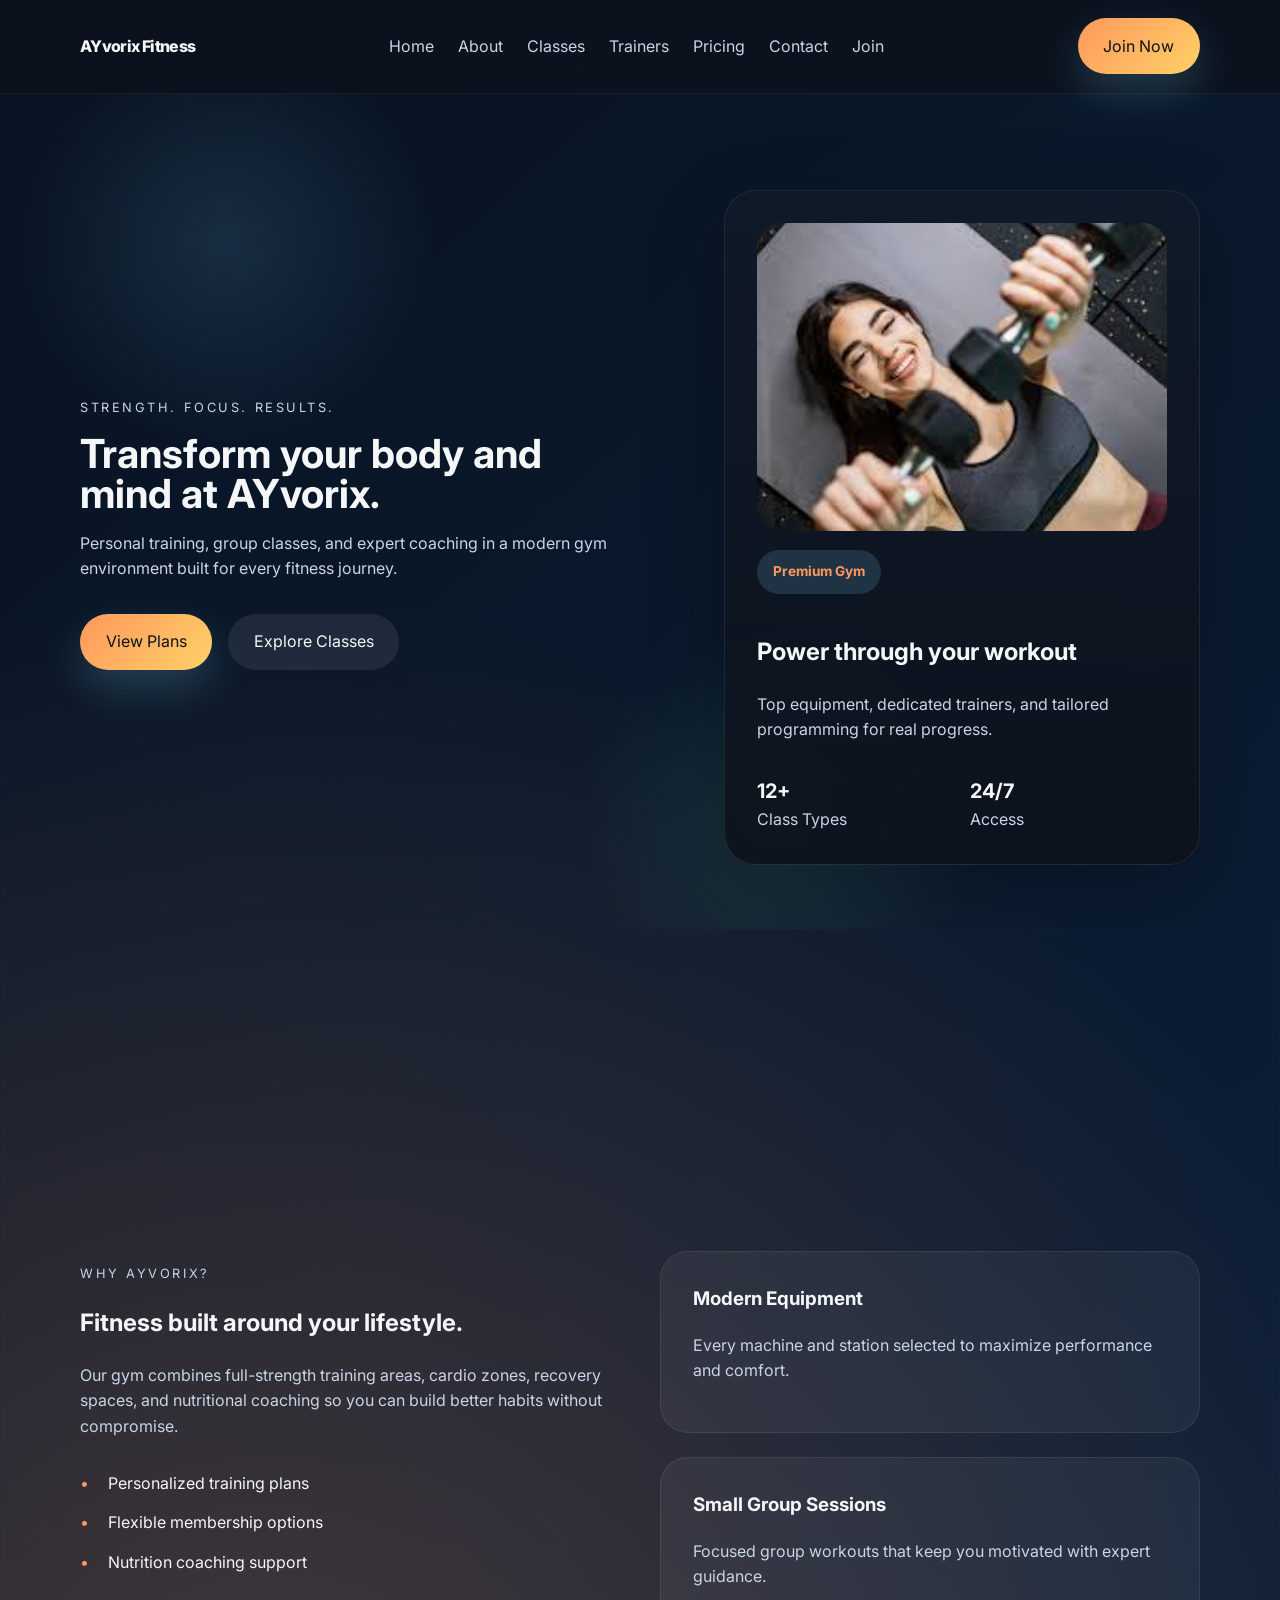
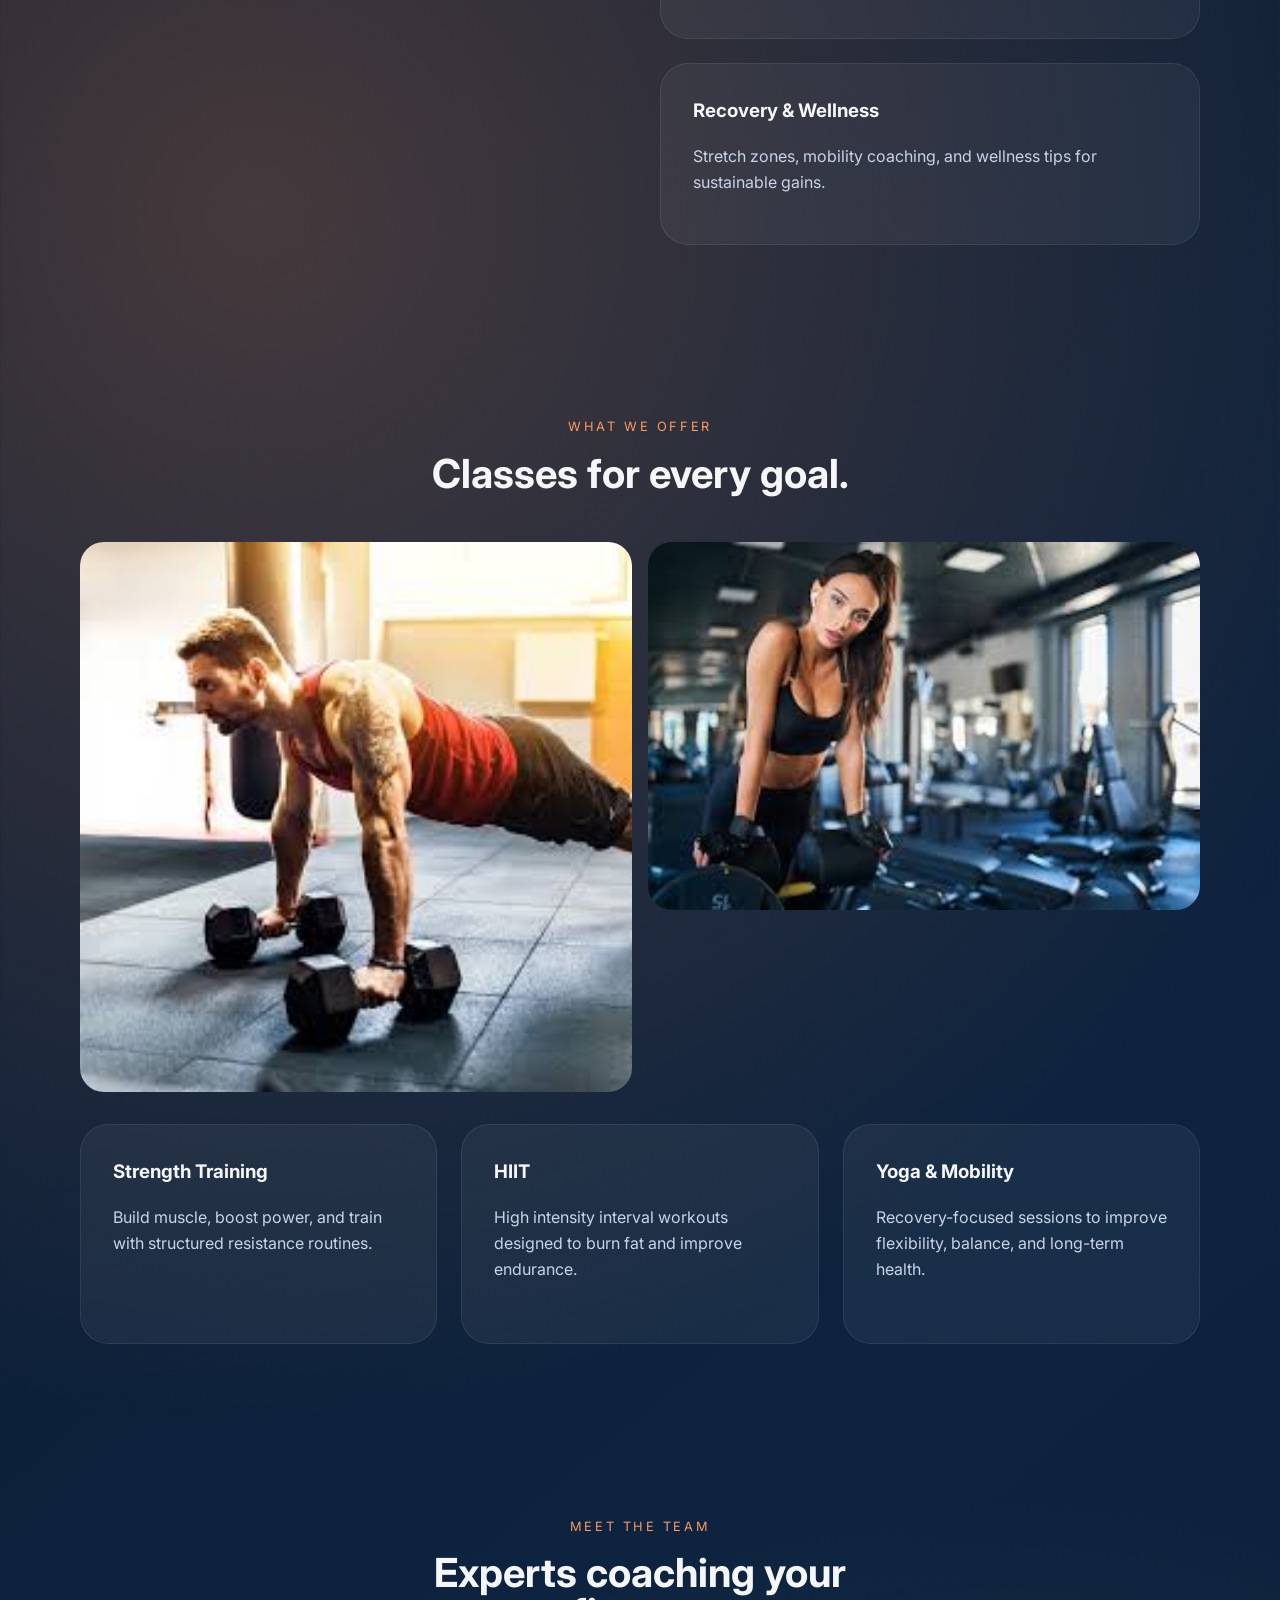
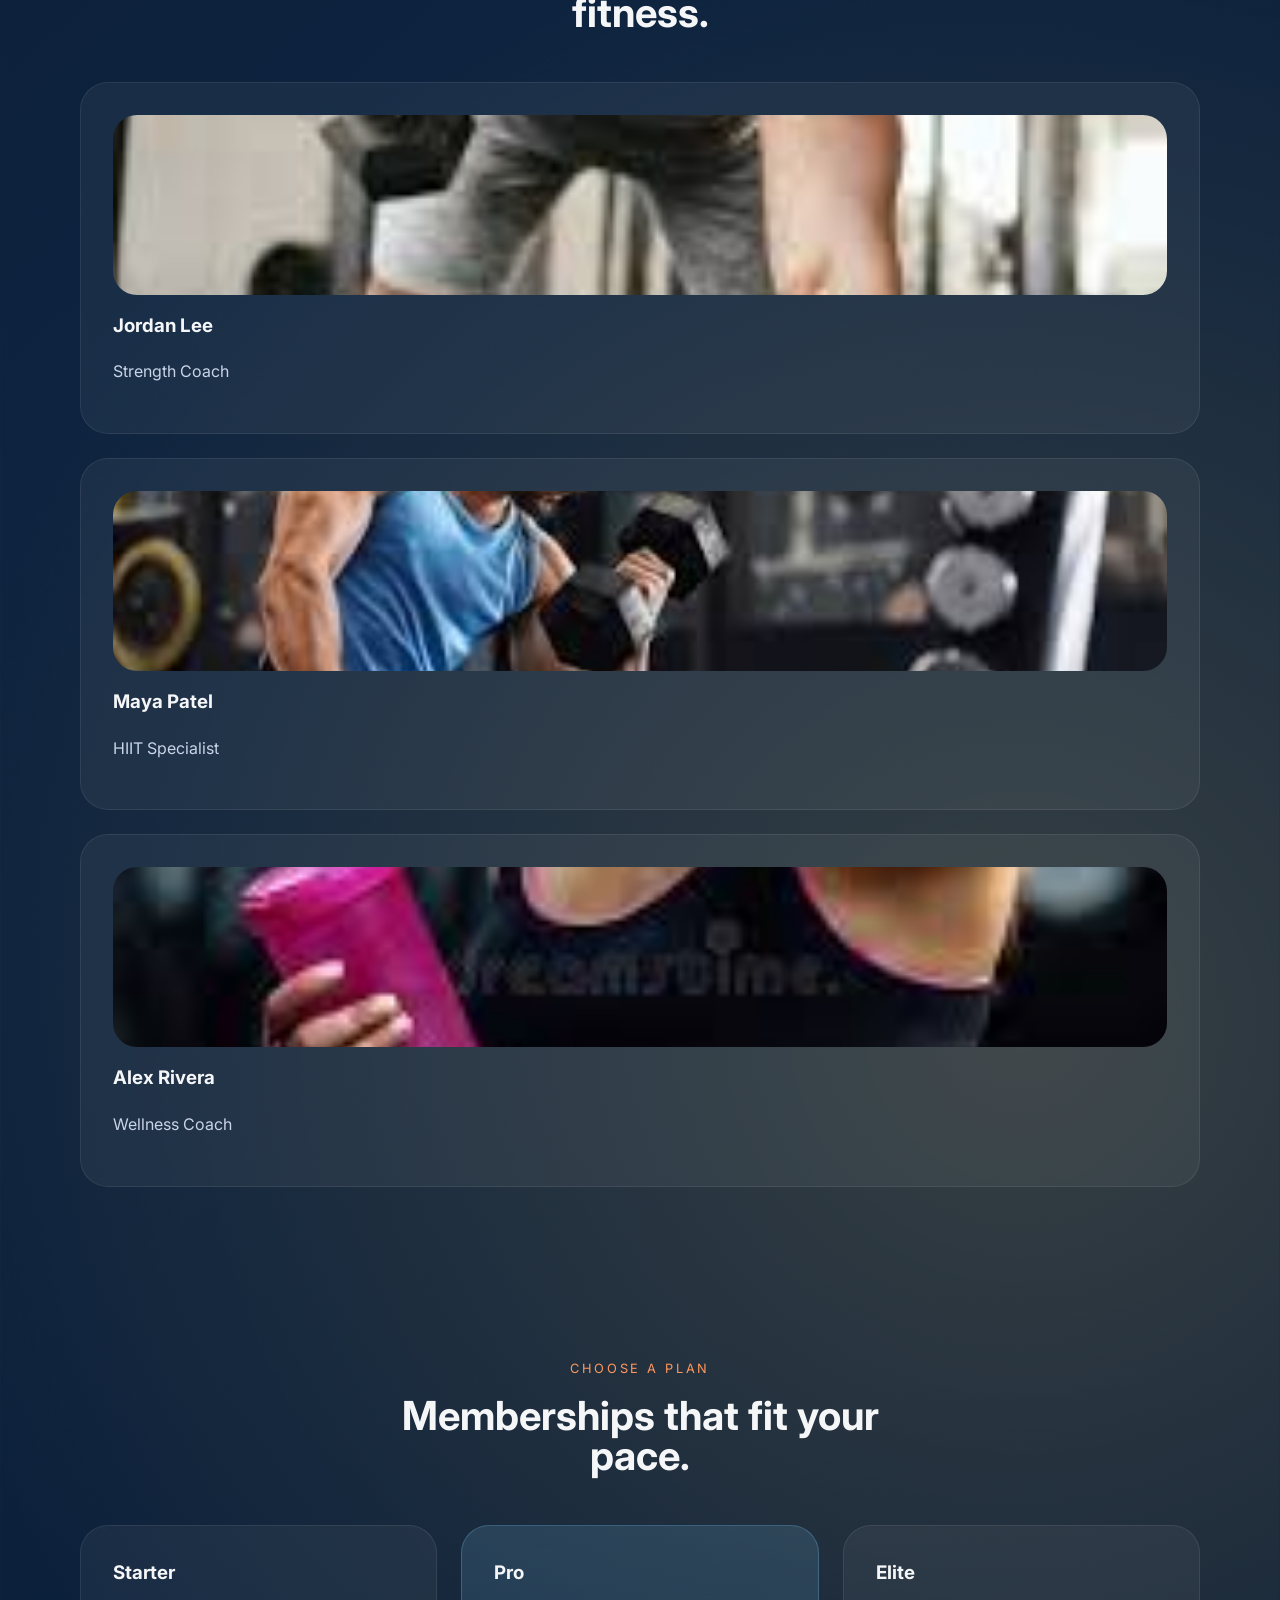
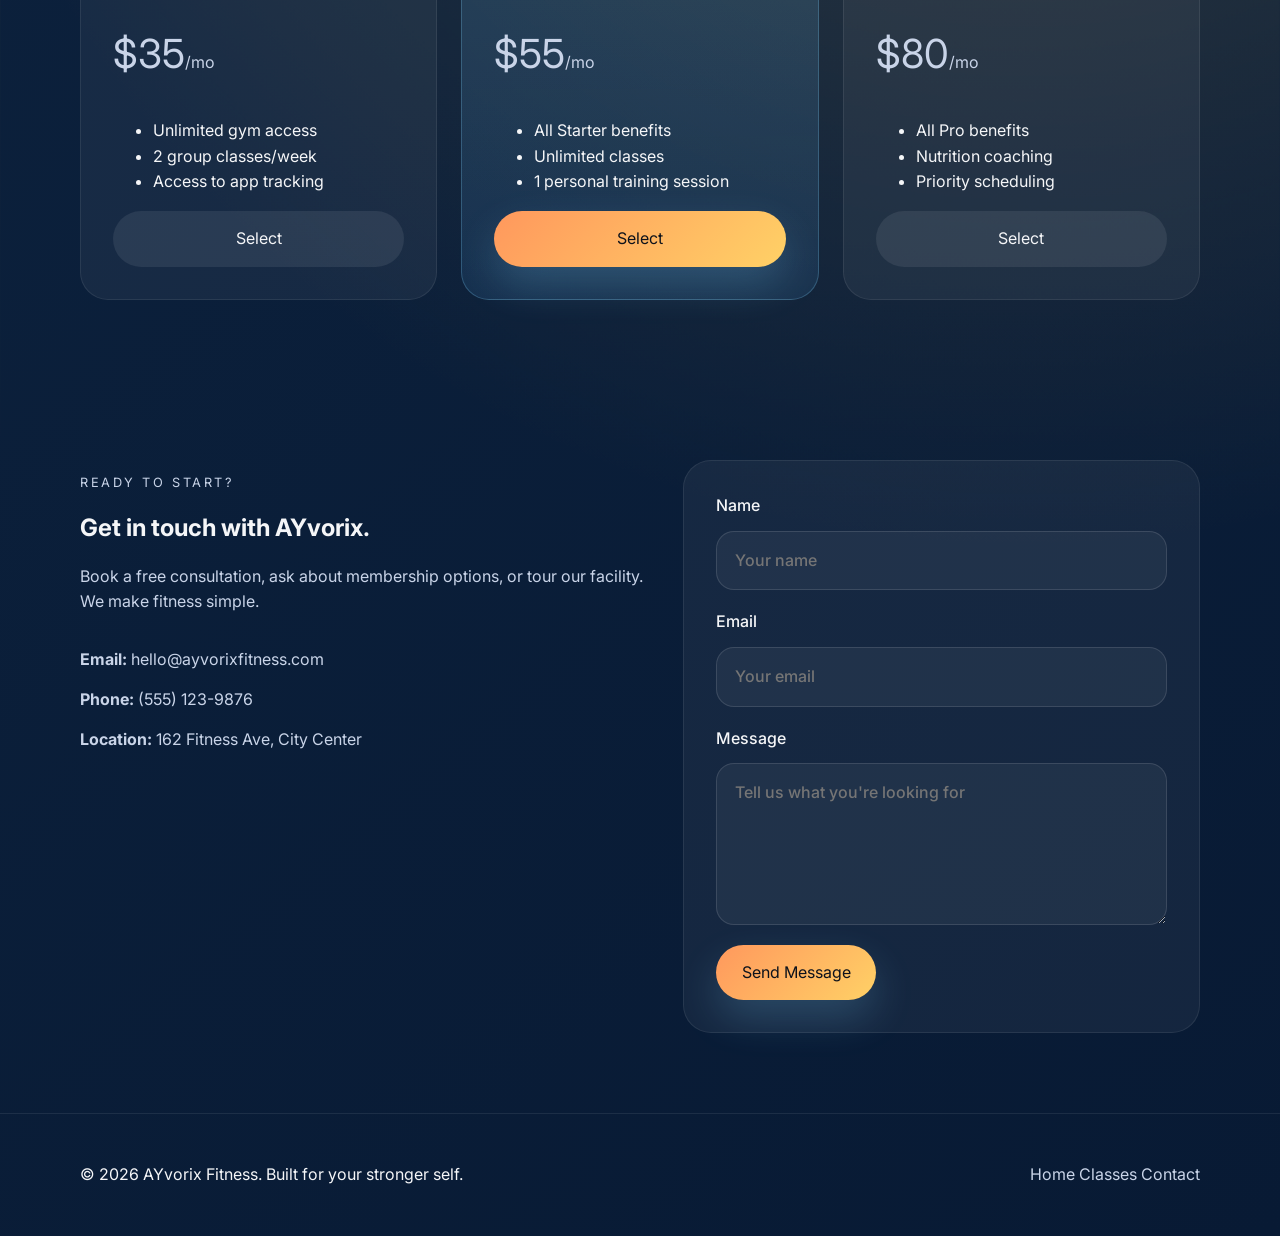
<file: index.html>
<!DOCTYPE html>
<html lang="en">

<head>
    <meta charset="UTF-8" />
    <meta name="viewport" content="width=device-width, initial-scale=1.0" />
    <title>AYvorix Fitness</title>
    <link rel="preconnect" href="https://fonts.googleapis.com" />
    <link rel="preconnect" href="https://fonts.gstatic.com" crossorigin />
    <link href="https://fonts.googleapis.com/css2?family=Inter:wght@400;500;600;700;800&display=swap"
        rel="stylesheet" />
    <link rel="stylesheet" href="styles.css" />
</head>

<body>
    <header class="site-header">
        <div class="container header-inner">
            <a href="index.html#home" class="brand">AYvorix Fitness</a>
            <nav class="nav-links">
                <a href="index.html#home">Home</a>
                <a href="index.html#about">About</a>
                <a href="index.html#classes">Classes</a>
                <a href="index.html#trainers">Trainers</a>
                <a href="index.html#pricing">Pricing</a>
                <a href="index.html#contact">Contact</a>
                <a href="join.html">Join</a>
            </nav>
            <a href="join.html" class="btn btn-primary">Join Now</a>
        </div>
    </header>

    <main>
        <section class="hero" id="home">
            <div class="container hero-grid">
                <div class="hero-copy animate">
                    <p class="eyebrow">Strength. Focus. Results.</p>
                    <h1>Transform your body and mind at AYvorix.</h1>
                    <p>Personal training, group classes, and expert coaching in a modern gym environment built for every
                        fitness journey.</p>
                    <div class="hero-actions animate">
                        <a href="#pricing" class="btn btn-primary">View Plans</a>
                        <a href="#classes" class="btn btn-secondary">Explore Classes</a>
                    </div>
                </div>
                <div class="hero-image">
                    <div class="hero-card animate">
                        <img class="hero-photo" src="assets/image1.png" alt="Bodybuilder training with weights" />
                        <span class="badge">Premium Gym</span>
                        <h2>Power through your workout</h2>
                        <p>Top equipment, dedicated trainers, and tailored programming for real progress.</p>
                        <div class="hero-info">
                            <div>
                                <strong>12+</strong>
                                <span>Class Types</span>
                            </div>
                            <div>
                                <strong>24/7</strong>
                                <span>Access</span>
                            </div>
                        </div>
                    </div>
                </div>
            </div>
        </section>

        <section class="stats section-bg">
            <div class="container stats-grid animate">
                <div class="stat">
                    <h3>1,200+</h3>
                    <p>Members trained</p>
                </div>
                <div class="stat">
                    <h3>45</h3>
                    <p>Weekly classes</p>
                </div>
                <div class="stat">
                    <h3>30+</h3>
                    <p>Expert coaches</p>
                </div>
            </div>
        </section>

        <section class="about section" id="about">
            <div class="container section-grid animate">
                <div class="section-text">
                    <p class="eyebrow">Why AYvorix?</p>
                    <h2>Fitness built around your lifestyle.</h2>
                    <p>Our gym combines full-strength training areas, cardio zones, recovery spaces, and nutritional
                        coaching so you can build better habits without compromise.</p>
                    <ul class="features-list">
                        <li>Personalized training plans</li>
                        <li>Flexible membership options</li>
                        <li>Nutrition coaching support</li>
                    </ul>
                </div>
                <div class="section-cards animate">
                    <article class="feature-card">
                        <h3>Modern Equipment</h3>
                        <p>Every machine and station selected to maximize performance and comfort.</p>
                    </article>
                    <article class="feature-card">
                        <h3>Small Group Sessions</h3>
                        <p>Focused group workouts that keep you motivated with expert guidance.</p>
                    </article>
                    <article class="feature-card">
                        <h3>Recovery & Wellness</h3>
                        <p>Stretch zones, mobility coaching, and wellness tips for sustainable gains.</p>
                    </article>
                </div>
            </div>
        </section>

        <section class="classes section" id="classes">
            <div class="container">
                <div class="section-header">
                    <p class="eyebrow">What we offer</p>
                    <h2>Classes for every goal.</h2>
                </div>
                <div class="image-strip animate">
                    <img src="assets/image2.png" alt="Gym equipment with dumbbells" />
                    <img src="assets/image3.png" alt="Barbells and strength training setup" />
                </div>
                <div class="classes-grid animate">
                    <article class="class-card">
                        <h3>Strength Training</h3>
                        <p>Build muscle, boost power, and train with structured resistance routines.</p>
                    </article>
                    <article class="class-card">
                        <h3>HIIT</h3>
                        <p>High intensity interval workouts designed to burn fat and improve endurance.</p>
                    </article>
                    <article class="class-card">
                        <h3>Yoga & Mobility</h3>
                        <p>Recovery-focused sessions to improve flexibility, balance, and long-term health.</p>
                    </article>
                </div>
            </div>
        </section>

        <section class="trainers section" id="trainers">
            <div class="container">
                <div class="section-header">
                    <p class="eyebrow">Meet the team</p>
                    <h2>Experts coaching your fitness.</h2>
                </div>
                <div class="trainers-grid animate">
                    <article class="trainer-card">
                        <img class="trainer-photo" src="assets/image4.png" alt="Trainer demonstrating gym equipment" />
                        <h3>Jordan Lee</h3>
                        <p>Strength Coach</p>
                    </article>
                    <article class="trainer-card">
                        <img class="trainer-photo" src="assets/image5.png" alt="Trainer coaching a client" />
                        <h3>Maya Patel</h3>
                        <p>HIIT Specialist</p>
                    </article>
                    <article class="trainer-card">
                        <img class="trainer-photo" src="assets/image6.png" alt="Bodybuilder preparing for a workout" />
                        <h3>Alex Rivera</h3>
                        <p>Wellness Coach</p>
                    </article>
                </div>
            </div>
        </section>

        <section class="pricing section" id="pricing">
            <div class="container">
                <div class="section-header">
                    <p class="eyebrow">Choose a plan</p>
                    <h2>Memberships that fit your pace.</h2>
                </div>
                <div class="pricing-grid animate">
                    <article class="pricing-card">
                        <h3>Starter</h3>
                        <p class="price">$35<span>/mo</span></p>
                        <ul>
                            <li>Unlimited gym access</li>
                            <li>2 group classes/week</li>
                            <li>Access to app tracking</li>
                        </ul>
                        <button class="btn btn-secondary">Select</button>
                    </article>
                    <article class="pricing-card featured">
                        <h3>Pro</h3>
                        <p class="price">$55<span>/mo</span></p>
                        <ul>
                            <li>All Starter benefits</li>
                            <li>Unlimited classes</li>
                            <li>1 personal training session</li>
                        </ul>
                        <button class="btn btn-primary">Select</button>
                    </article>
                    <article class="pricing-card">
                        <h3>Elite</h3>
                        <p class="price">$80<span>/mo</span></p>
                        <ul>
                            <li>All Pro benefits</li>
                            <li>Nutrition coaching</li>
                            <li>Priority scheduling</li>
                        </ul>
                        <button class="btn btn-secondary">Select</button>
                    </article>
                </div>
            </div>
        </section>

        <section class="contact section" id="contact">
            <div class="container contact-grid animate">
                <div class="contact-copy animate">
                    <p class="eyebrow">Ready to start?</p>
                    <h2>Get in touch with AYvorix.</h2>
                    <p>Book a free consultation, ask about membership options, or tour our facility. We make fitness
                        simple.</p>
                    <ul class="contact-list">
                        <li><strong>Email:</strong> hello@ayvorixfitness.com</li>
                        <li><strong>Phone:</strong> (555) 123-9876</li>
                        <li><strong>Location:</strong> 162 Fitness Ave, City Center</li>
                    </ul>
                </div>
                <form class="contact-form animate" id="contactForm">
                    <label>
                        Name
                        <input type="text" name="name" placeholder="Your name" required />
                    </label>
                    <label>
                        Email
                        <input type="email" name="email" placeholder="Your email" required />
                    </label>
                    <label>
                        Message
                        <textarea name="message" placeholder="Tell us what you're looking for" rows="5"
                            required></textarea>
                    </label>
                    <button type="submit" class="btn btn-primary">Send Message</button>
                </form>
            </div>
        </section>
    </main>

    <footer class="site-footer">
        <div class="container footer-inner">
            <p>© 2026 AYvorix Fitness. Built for your stronger self.</p>
            <div class="footer-links">
                <a href="#home">Home</a>
                <a href="#classes">Classes</a>
                <a href="#contact">Contact</a>
            </div>
        </div>
    </footer>

    <script src="script.js"></script>
</body>

</html>
</file>
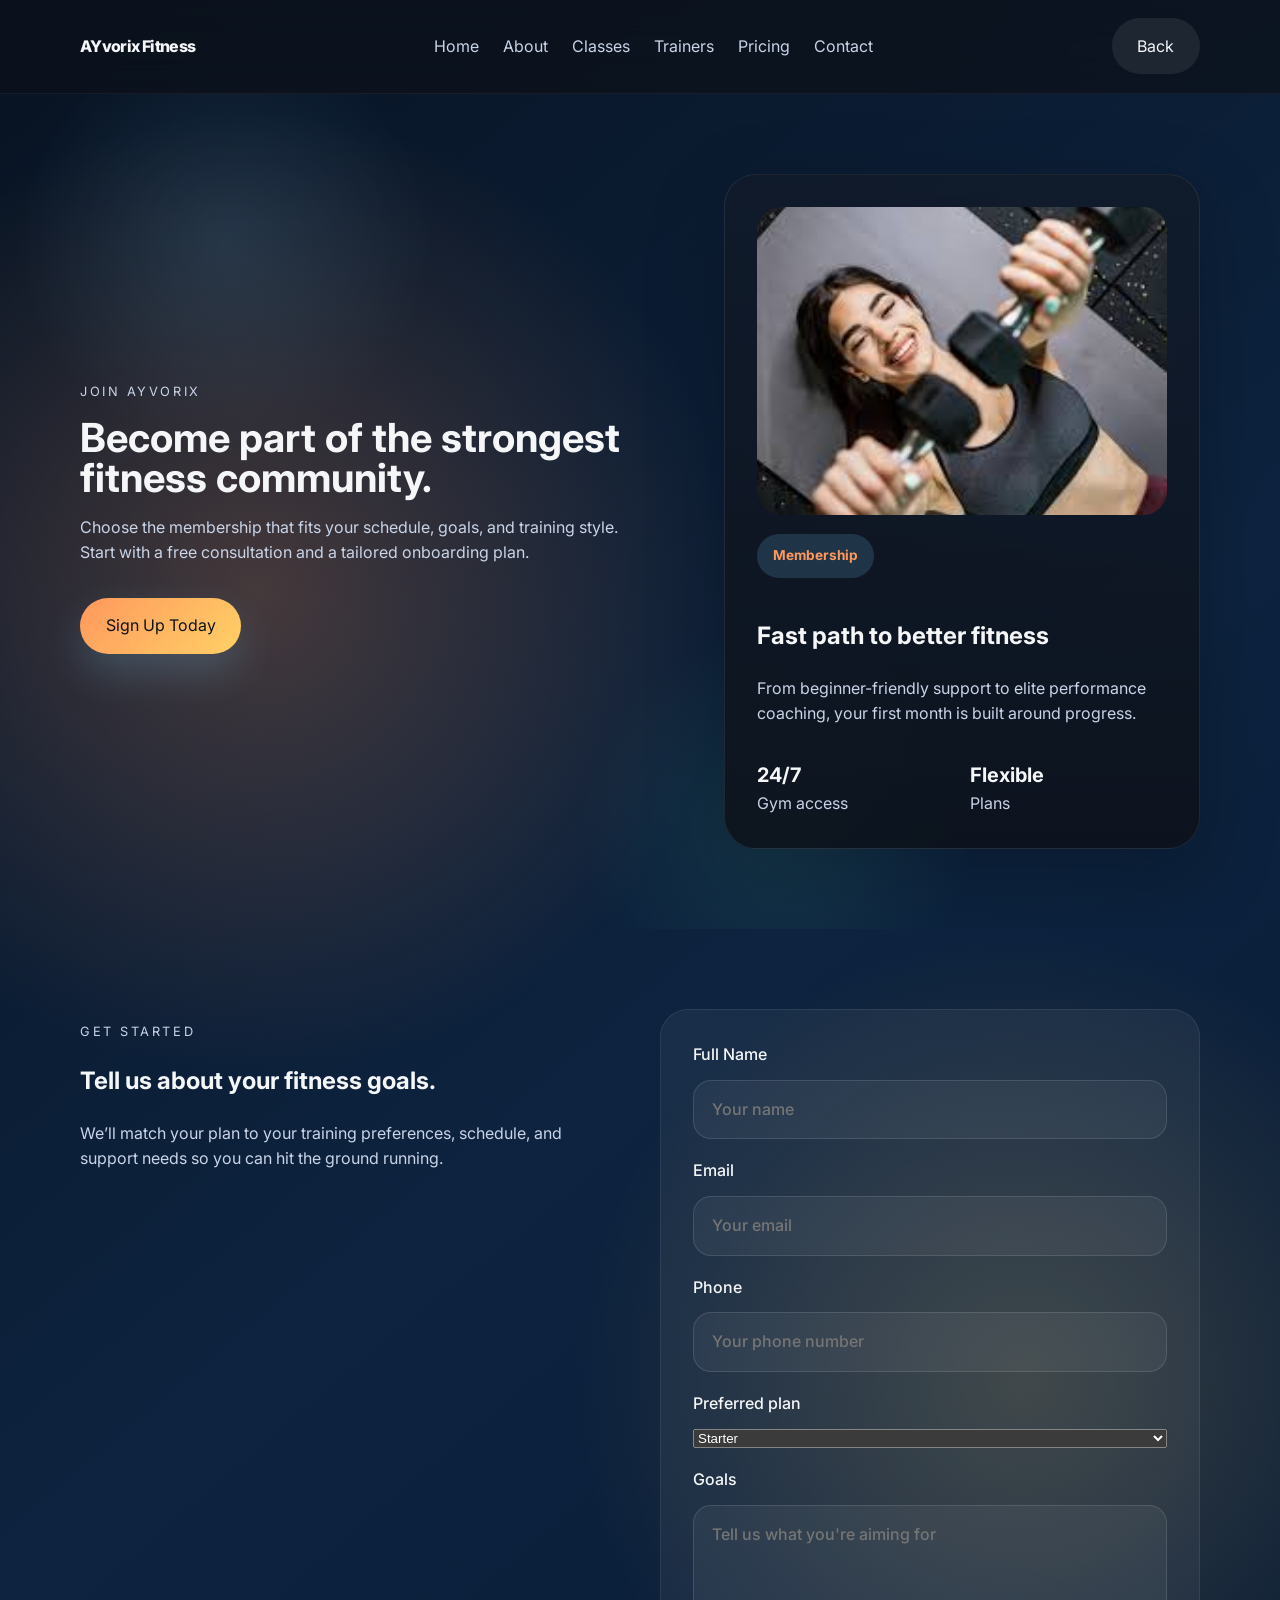
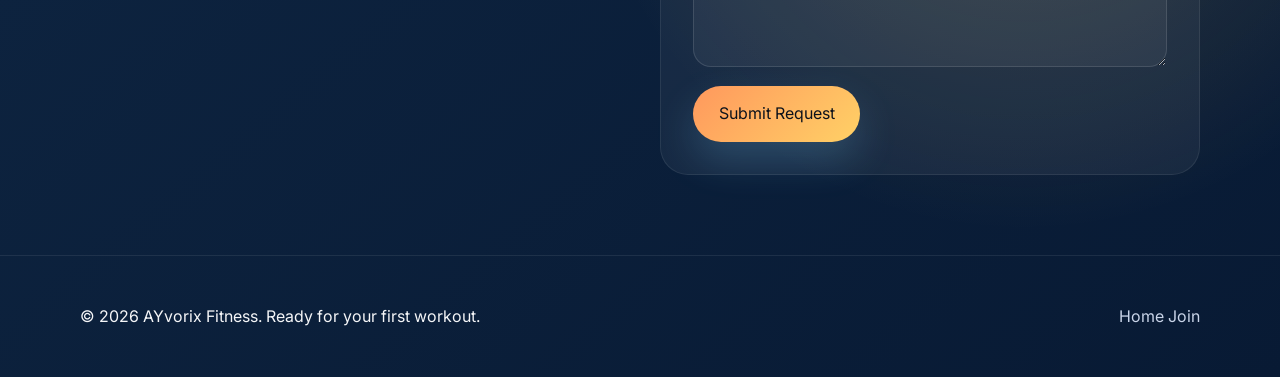
<file: join.html>
<!DOCTYPE html>
<html lang="en">

<head>
    <meta charset="UTF-8" />
    <meta name="viewport" content="width=device-width, initial-scale=1.0" />
    <title>Join AYvorix Fitness</title>
    <link rel="preconnect" href="https://fonts.googleapis.com" />
    <link rel="preconnect" href="https://fonts.gstatic.com" crossorigin />
    <link href="https://fonts.googleapis.com/css2?family=Inter:wght@400;500;600;700;800&display=swap"
        rel="stylesheet" />
    <link rel="stylesheet" href="styles.css" />
</head>

<body>
    <header class="site-header">
        <div class="container header-inner">
            <a href="index.html" class="brand">AYvorix Fitness</a>
            <nav class="nav-links">
                <a href="index.html#home">Home</a>
                <a href="index.html#about">About</a>
                <a href="index.html#classes">Classes</a>
                <a href="index.html#trainers">Trainers</a>
                <a href="index.html#pricing">Pricing</a>
                <a href="index.html#contact">Contact</a>
            </nav>
            <a href="index.html" class="btn btn-secondary">Back</a>
        </div>
    </header>

    <main>
        <section class="section hero" id="join">
            <div class="container hero-grid">
                <div class="hero-copy animate">
                    <p class="eyebrow">Join AYvorix</p>
                    <h1>Become part of the strongest fitness community.</h1>
                    <p>Choose the membership that fits your schedule, goals, and training style. Start with a free
                        consultation and a tailored onboarding plan.</p>
                    <div class="hero-actions animate">
                        <a href="#join-form" class="btn btn-primary">Sign Up Today</a>
                    </div>
                </div>
                <div class="hero-image animate">
                    <div class="hero-card">
                        <img class="hero-photo" src="assets/image1.png" alt="Bodybuilder training in the gym" />
                        <span class="badge">Membership</span>
                        <h2>Fast path to better fitness</h2>
                        <p>From beginner-friendly support to elite performance coaching, your first month is built
                            around progress.</p>
                        <div class="hero-info">
                            <div>
                                <strong>24/7</strong>
                                <span>Gym access</span>
                            </div>
                            <div>
                                <strong>Flexible</strong>
                                <span>Plans</span>
                            </div>
                        </div>
                    </div>
                </div>
            </div>
        </section>

        <section class="section" id="join-form">
            <div class="container section-grid animate">
                <div class="section-text">
                    <p class="eyebrow">Get started</p>
                    <h2>Tell us about your fitness goals.</h2>
                    <p>We’ll match your plan to your training preferences, schedule, and support needs so you can hit
                        the ground running.</p>
                </div>
                <form class="contact-form animate" id="joinForm">
                    <label>
                        Full Name
                        <input type="text" name="name" placeholder="Your name" required />
                    </label>
                    <label>
                        Email
                        <input type="email" name="email" placeholder="Your email" required />
                    </label>
                    <label>
                        Phone
                        <input type="tel" name="phone" placeholder="Your phone number" />
                    </label>
                    <label>
                        Preferred plan
                        <select name="plan" required>
                            <option value="Starter">Starter</option>
                            <option value="Pro">Pro</option>
                            <option value="Elite">Elite</option>
                        </select>
                    </label>
                    <label>
                        Goals
                        <textarea name="message" placeholder="Tell us what you're aiming for" rows="5"
                            required></textarea>
                    </label>
                    <button type="submit" class="btn btn-primary">Submit Request</button>
                </form>
            </div>
        </section>
    </main>

    <footer class="site-footer">
        <div class="container footer-inner">
            <p>© 2026 AYvorix Fitness. Ready for your first workout.</p>
            <div class="footer-links">
                <a href="index.html">Home</a>
                <a href="join.html">Join</a>
            </div>
        </div>
    </footer>

    <script src="script.js"></script>
</body>

</html>
</file>
<file: styles.css>
:root {
    color-scheme: dark;
    --bg: #081322;
    --surface: #101d3c;
    --surface-soft: #172c55;
    --text: #f5f6f8;
    --muted: #c9d4e8;
    --accent: #ff985d;
    --accent-strong: #ffd166;
    --accent-soft: rgba(255, 152, 93, 0.16);
    --success: #56d9a6;
    --shadow: 0 24px 80px rgba(0, 0, 0, 0.22);
    font-family: 'Inter', sans-serif;
}

* {
    box-sizing: border-box;
}

html {
    scroll-behavior: smooth;
}

html,
body {
    margin: 0;
    min-height: 100%;
    background:
        radial-gradient(circle at 20% 30%, rgba(255, 152, 93, 0.24), transparent 28%),
        radial-gradient(circle at 80% 70%, rgba(255, 209, 102, 0.18), transparent 26%),
        linear-gradient(140deg, #081322 0%, #0d233f 52%, #081a34 100%);
    color: var(--text);
    overflow-x: hidden;
}

body.page-loaded {
    background-position: 0 0;
}

body {
    animation: bgShift 14s ease-in-out infinite alternate;
}

@keyframes bgShift {
    from {
        background-position: 0 0, 100% 100%;
    }

    to {
        background-position: 5% 5%, 95% 95%;
    }
}

body {
    line-height: 1.6;
}

img {
    max-width: 100%;
    display: block;
}

button,
input,
textarea {
    font: inherit;
}

.container {
    width: min(1120px, calc(100% - 3rem));
    margin: 0 auto;
}

.site-header {
    position: sticky;
    top: 0;
    z-index: 20;
    backdrop-filter: blur(18px);
    background: rgba(13, 18, 27, 0.76);
    border-bottom: 1px solid rgba(255, 255, 255, 0.05);
}

.header-inner {
    display: flex;
    align-items: center;
    justify-content: space-between;
    gap: 1.5rem;
    padding: 1.15rem 0;
}

.brand {
    color: var(--text);
    text-decoration: none;
    font-weight: 800;
    letter-spacing: -0.04em;
}

.nav-links {
    display: flex;
    align-items: center;
    gap: 1.5rem;
    flex-wrap: wrap;
}

.nav-links a,
.footer-links a {
    color: var(--muted);
    text-decoration: none;
    transition: color 0.2s ease;
}

.nav-links a:hover,
.footer-links a:hover {
    color: var(--text);
}

.btn {

    text-decoration: none;
    border: none;
    border-radius: 999px;
    padding: 0.95rem 1.6rem;
    cursor: pointer;
    transition: transform 0.2s ease, box-shadow 0.2s ease, background 0.2s ease, filter 0.2s ease;
}

.btn:hover {
    transform: translateY(-2px) scale(1.01);
    box-shadow: 0 22px 40px rgba(132, 213, 255, 0.24);
}

.btn:active {
    transform: translateY(0) scale(0.99);
}

.btn-primary {
    background: linear-gradient(135deg, var(--accent), var(--accent-strong));
    color: #0d121b;
    box-shadow: 0 18px 40px rgba(132, 213, 255, 0.2);
}

.btn-secondary {
    background: rgba(255, 255, 255, 0.08);
    color: var(--text);
}

.hero {
    padding: 6rem 0 4rem;
}

.hero-grid {
    display: grid;
    grid-template-columns: 1.25fr 1fr;
    align-items: center;
    gap: 3rem;
}

.hero {
    position: relative;
    overflow: hidden;
}

.hero::before {
    content: '';
    position: absolute;
    inset: 0;
    pointer-events: none;
    background: radial-gradient(circle at 20% 20%, rgba(132, 213, 255, 0.16), transparent 16%),
        radial-gradient(circle at 80% 30%, rgba(255, 255, 255, 0.08), transparent 12%),
        radial-gradient(circle at 60% 85%, rgba(86, 217, 166, 0.14), transparent 18%);
    opacity: 0.8;
    transform: scale(1.08);
}

@keyframes floatIn {
    from {
        opacity: 0;
        transform: translateY(2rem) scale(0.98);
    }

    to {
        opacity: 1;
        transform: translateY(0) scale(1);
    }
}

@keyframes pulseGlow {

    0%,
    100% {
        box-shadow: 0 18px 40px rgba(132, 213, 255, 0.18);
    }

    50% {
        box-shadow: 0 26px 52px rgba(132, 213, 255, 0.28);
    }
}

.animate {
    opacity: 0;
    transform: translateY(1.5rem);
    transition: opacity 0.8s ease, transform 0.8s ease;
}

.animate.visible {
    opacity: 1;
    transform: translateY(0);
}

.hero-copy {
    max-width: 34rem;
}

.eyebrow {
    text-transform: uppercase;
    letter-spacing: 0.2em;
    color: var(--accent);
    font-size: 0.8rem;
    margin-bottom: 1rem;
}

.hero h1,
.section-header h2 {
    font-size: clamp(2.5rem, 3vw, 4rem);
    line-height: 1.01;
    margin: 0;
}

.hero p,
.section-text p,
.feature-card p,
.class-card p,
.trainer-card p,
.pricing-card p,
.contact-copy p {
    color: var(--muted);
}

.hero-actions {
    display: flex;
    gap: 1rem;
    flex-wrap: wrap;
    margin-top: 2rem;
}

.hero-image .hero-card {
    background: linear-gradient(180deg, rgba(18, 26, 40, 0.72), rgba(13, 18, 27, 0.9));
    padding: 2rem;
    border-radius: 32px;
    border: 1px solid rgba(255, 255, 255, 0.08);
    box-shadow: var(--shadow);
    will-change: transform, opacity;
}

.hero-photo {
    width: 100%;
    max-width: 100%;
    border-radius: 24px;
    display: block;
    margin-bottom: 1.2rem;
    aspect-ratio: 4 / 3;
    object-fit: cover;
    min-height: 220px;
}

.image-strip {
    display: grid;
    grid-template-columns: repeat(2, minmax(0, 1fr));
    gap: 1rem;
    margin-bottom: 2rem;
}

.image-strip img,
.trainer-photo {
    width: 100%;
    max-width: 100%;
    border-radius: 24px;
    display: block;
    object-fit: cover;
    height: auto;
}

.trainer-photo {
    height: 180px;
    margin-bottom: 1rem;
}

.hero-image .hero-card.animate.visible {
    animation: floatIn 0.9s ease both;
}

.badge {
    display: inline-flex;
    align-items: center;
    gap: 0.5rem;
    background: rgba(132, 213, 255, 0.16);
    color: var(--accent);
    font-size: 0.85rem;
    font-weight: 700;
    padding: 0.7rem 1rem;
    border-radius: 999px;
    margin-bottom: 1.2rem;
}

.hero-info {
    display: grid;
    grid-template-columns: repeat(2, minmax(0, 1fr));
    gap: 1rem;
    margin-top: 2rem;
}

.hero-info strong {
    display: block;
    font-size: 1.25rem;
    color: var(--text);
}

.hero-info span {
    display: block;
    color: var(--muted);
}

.stats {
    padding: 2.5rem 0;
}

.stats-grid {
    display: grid;
    grid-template-columns: repeat(3, minmax(0, 1fr));
    gap: 1rem;
}

.stat {
    transform: translateY(1rem);
    opacity: 0;
}

.stat.visible {
    transform: translateY(0);
    opacity: 1;
    transition: transform 0.7s ease, opacity 0.7s ease;
}

.stat {
    background: rgba(255, 255, 255, 0.05);
    border: 1px solid rgba(255, 255, 255, 0.08);
    border-radius: 24px;
    padding: 1.6rem;
    text-align: center;
}

.stat h3 {
    margin: 0 0 0.5rem;
    font-size: 2rem;
}

.section {
    padding: 5rem 0;
}

.section-grid {
    display: grid;
    grid-template-columns: 1fr 1fr;
    gap: 2.5rem;
    align-items: flex-start;
}

.section-header {
    text-align: center;
    max-width: 34rem;
    margin: 0 auto 3rem;
}

.section-cards {
    display: grid;
    gap: 1.5rem;
}

.feature-card,
.class-card,
.trainer-card,
.pricing-card,
.contact-form {
    background: rgba(255, 255, 255, 0.05);
    border: 1px solid rgba(255, 255, 255, 0.08);
    border-radius: 28px;
    padding: 2rem;
    transform: translateY(1rem);
    opacity: 0;
}

..feature-card.visible,
.class-card.visible,
.trainer-card.visible,
.pricing-card.visible,
.contact-form.visible {
    transform: translateY(0);
    opacity: 1;
    transition: transform 0.65s ease, opacity 0.65s ease;
}

.section-cards.visible .feature-card,
.classes-grid.visible .class-card,
.trainers-grid.visible .trainer-card,
.pricing-grid.visible .pricing-card {
    transform: translateY(0);
    opacity: 1;
    transition: transform 0.65s ease, opacity 0.65s ease;
}

.feature-card h3,
.class-card h3,
.trainer-card h3,
.pricing-card h3 {
    margin-top: 0;
}

.features-list {
    list-style: none;
    padding: 0;
    margin: 2rem 0 0;
    display: grid;
    gap: 0.85rem;
}

.features-list li {
    position: relative;
    padding-left: 1.75rem;
}

.features-list li::before {
    content: '•';
    position: absolute;
    left: 0;
    color: var(--accent);
}

.classes-grid,
.trainers-grid,
.pricing-grid {
    display: grid;
    gap: 1.5rem;
}

.classes-grid {
    grid-template-columns: repeat(3, minmax(0, 1fr));
}

.class-card,
.trainer-card,
.pricing-card {
    min-height: 220px;
}

.pricing-grid {
    grid-template-columns: repeat(3, minmax(0, 1fr));
}

.pricing-card {
    display: flex;
    flex-direction: column;
    justify-content: space-between;
}

.pricing-card.featured {
    background: linear-gradient(180deg, rgba(132, 213, 255, 0.14), rgba(88, 176, 255, 0.11));
    border-color: rgba(132, 213, 255, 0.24);
}

.price {
    font-size: 2.5rem;
    margin: 1rem 0;
}

.price span {
    font-size: 1rem;
    color: var(--muted);
}

.contact-grid {
    display: grid;
    grid-template-columns: 1.05fr 0.95fr;
    gap: 2rem;
}

.contact-copy h2,
.contact-form label {
    margin: 0;
}

.contact-list {
    list-style: none;
    padding: 0;
    margin: 2rem 0 0;
    display: grid;
    gap: 0.9rem;
}

.contact-list li {
    color: var(--muted);
}

.contact-form label {
    display: grid;
    gap: 0.75rem;
    margin-bottom: 1.2rem;
    font-weight: 500;
}

.contact-form input,
.contact-form textarea {
    border: 1px solid rgba(255, 255, 255, 0.12);
    border-radius: 18px;
    background: rgba(255, 255, 255, 0.05);
    color: var(--text);
    padding: 1rem 1.1rem;
    width: 100%;
    transition: border-color 0.2s ease, box-shadow 0.2s ease, transform 0.2s ease;
}

.contact-form input:focus,
.contact-form textarea:focus {
    outline: none;
    border-color: rgba(132, 213, 255, 0.38);
    box-shadow: 0 0 0 4px rgba(132, 213, 255, 0.1);
    transform: translateY(-1px);
}

.contact-form input:focus,
.contact-form textarea:focus {
    outline: none;
    border-color: rgba(132, 213, 255, 0.38);
    box-shadow: 0 0 0 4px rgba(132, 213, 255, 0.1);
}

.site-footer {
    padding: 2rem 0;
    border-top: 1px solid rgba(255, 255, 255, 0.08);
}

.footer-inner {
    display: flex;
    align-items: center;
    justify-content: space-between;
    gap: 1rem;
}

@media (max-width: 980px) {

    .hero-grid,
    .section-grid,
    .contact-grid,
    .pricing-grid,
    .classes-grid,
    .stats-grid {
        grid-template-columns: 1fr;
    }

    .header-inner {
        flex-wrap: wrap;
    }

    .footer-inner {
        flex-direction: column;
        align-items: flex-start;
    }
}

@media (max-width: 640px) {
    .nav-links {
        display: none;
    }

    .hero {
        padding-top: 4rem;
    }

    .header-inner {
        justify-content: space-between;
    }

    .btn {
        width: 100%;

        text-decoration: none;
    }

    .hero-actions {
        flex-direction: column;
    }
}

@media (prefers-reduced-motion: reduce) {

    *,
    *::before,
    *::after {
        animation-duration: 0.01ms !important;
        animation-iteration-count: 1 !important;
        transition-duration: 0.01ms !important;
        scroll-behavior: auto !important;
    }
=======
:root {
    color-scheme: dark;
    --bg: #081322;
    --surface: #101d3c;
    --surface-soft: #172c55;
    --text: #f5f6f8;
    --muted: #c9d4e8;
    --accent: #ff985d;
    --accent-strong: #ffd166;
    --accent-soft: rgba(255, 152, 93, 0.16);
    --success: #56d9a6;
    --shadow: 0 24px 80px rgba(0, 0, 0, 0.22);
    font-family: 'Inter', sans-serif;
}

* {
    box-sizing: border-box;
}

html {
    scroll-behavior: smooth;
}

html,
body {
    margin: 0;
    min-height: 100%;
    background:
        radial-gradient(circle at 20% 30%, rgba(255, 152, 93, 0.24), transparent 28%),
        radial-gradient(circle at 80% 70%, rgba(255, 209, 102, 0.18), transparent 26%),
        linear-gradient(140deg, #081322 0%, #0d233f 52%, #081a34 100%);
    color: var(--text);
    overflow-x: hidden;
}

body.page-loaded {
    background-position: 0 0;
}

body {
    animation: bgShift 14s ease-in-out infinite alternate;
}

@keyframes bgShift {
    from {
        background-position: 0 0, 100% 100%;
    }

    to {
        background-position: 5% 5%, 95% 95%;
    }
}

body {
    line-height: 1.6;
}

img {
    max-width: 100%;
    width: auto;
    height: auto;
    display: block;
}

button,
input,
textarea {
    font: inherit;
}

.container {
    width: min(1120px, calc(100% - 3rem));
    margin: 0 auto;
}

.site-header {
    position: sticky;
    top: 0;
    z-index: 20;
    backdrop-filter: blur(18px);
    background: rgba(13, 18, 27, 0.76);
    border-bottom: 1px solid rgba(255, 255, 255, 0.05);
}

.header-inner {
    display: flex;
    align-items: center;
    justify-content: space-between;
    gap: 1.5rem;
    padding: 1.15rem 0;
}

.brand {
    color: var(--text);
    text-decoration: none;
    font-weight: 800;
    letter-spacing: -0.04em;
}

.nav-links {
    display: flex;
    align-items: center;
    gap: 1.5rem;
    flex-wrap: wrap;
}

.nav-links a,
.footer-links a {
    color: var(--muted);
    text-decoration: none;
    transition: color 0.2s ease;
}

.nav-links a:hover,
.footer-links a:hover {
    color: var(--text);
}

.btn {

    text-decoration: none;
    border: none;
    border-radius: 999px;
    padding: 0.95rem 1.6rem;
    cursor: pointer;
    transition: transform 0.2s ease, box-shadow 0.2s ease, background 0.2s ease, filter 0.2s ease;
}

.btn:hover {
    transform: translateY(-2px) scale(1.01);
    box-shadow: 0 22px 40px rgba(132, 213, 255, 0.24);
}

.btn:active {
    transform: translateY(0) scale(0.99);
}

.btn-primary {
    background: linear-gradient(135deg, var(--accent), var(--accent-strong));
    color: #0d121b;
    box-shadow: 0 18px 40px rgba(132, 213, 255, 0.2);
}

.btn-secondary {
    background: rgba(255, 255, 255, 0.08);
    color: var(--text);
}

.hero {
    padding: 6rem 0 4rem;
}

.hero-grid {
    display: grid;
    grid-template-columns: 1.25fr 1fr;
    align-items: center;
    gap: 3rem;
}

.hero {
    position: relative;
    overflow: hidden;
}

.hero::before {
    content: '';
    position: absolute;
    inset: 0;
    pointer-events: none;
    background: radial-gradient(circle at 20% 20%, rgba(132, 213, 255, 0.16), transparent 16%),
        radial-gradient(circle at 80% 30%, rgba(255, 255, 255, 0.08), transparent 12%),
        radial-gradient(circle at 60% 85%, rgba(86, 217, 166, 0.14), transparent 18%);
    opacity: 0.8;
    transform: scale(1.08);
}

@keyframes floatIn {
    from {
        opacity: 0;
        transform: translateY(2rem) scale(0.98);
    }

    to {
        opacity: 1;
        transform: translateY(0) scale(1);
    }
}

@keyframes pulseGlow {

    0%,
    100% {
        box-shadow: 0 18px 40px rgba(132, 213, 255, 0.18);
    }

    50% {
        box-shadow: 0 26px 52px rgba(132, 213, 255, 0.28);
    }
}

.animate {
    opacity: 0;
    transform: translateY(1.5rem);
    transition: opacity 0.8s ease, transform 0.8s ease;
}

.animate.visible {
    opacity: 1;
    transform: translateY(0);
}

.hero-copy {
    max-width: 34rem;
}

.eyebrow {
    text-transform: uppercase;
    letter-spacing: 0.2em;
    color: var(--accent);
    font-size: 0.8rem;
    margin-bottom: 1rem;
}

.hero h1,
.section-header h2 {
    font-size: clamp(2.5rem, 3vw, 4rem);
    line-height: 1.01;
    margin: 0;
}

.hero p,
.section-text p,
.feature-card p,
.class-card p,
.trainer-card p,
.pricing-card p,
.contact-copy p {
    color: var(--muted);
}

.hero-actions {
    display: flex;
    gap: 1rem;
    flex-wrap: wrap;
    margin-top: 2rem;
}

.hero-image .hero-card {
    background: linear-gradient(180deg, rgba(18, 26, 40, 0.72), rgba(13, 18, 27, 0.9));
    padding: 2rem;
    border-radius: 32px;
    border: 1px solid rgba(255, 255, 255, 0.08);
    box-shadow: var(--shadow);
    will-change: transform, opacity;
}

.hero-photo {
    width: 100%;
    max-width: 100%;
    border-radius: 24px;
    display: block;
    margin-bottom: 1.2rem;
    object-fit: cover;
    height: auto;
    image-rendering: auto;
}

.image-strip {
    display: grid;
    grid-template-columns: repeat(2, minmax(0, 1fr));
    gap: 1rem;
    margin-bottom: 2rem;
}

.image-strip img,
.trainer-photo {
    width: 100%;
    max-width: 100%;
    border-radius: 24px;
    display: block;
    object-fit: cover;
    height: auto;
    image-rendering: auto;
}

.trainer-photo {
    max-height: 280px;
    margin-bottom: 1rem;
}

.hero-image .hero-card.animate.visible {
    animation: floatIn 0.9s ease both;
}

.badge {
    display: inline-flex;
    align-items: center;
    gap: 0.5rem;
    background: rgba(132, 213, 255, 0.16);
    color: var(--accent);
    font-size: 0.85rem;
    font-weight: 700;
    padding: 0.7rem 1rem;
    border-radius: 999px;
    margin-bottom: 1.2rem;
}

.hero-info {
    display: grid;
    grid-template-columns: repeat(2, minmax(0, 1fr));
    gap: 1rem;
    margin-top: 2rem;
}

.hero-info strong {
    display: block;
    font-size: 1.25rem;
    color: var(--text);
}

.hero-info span {
    display: block;
    color: var(--muted);
}

.stats {
    padding: 2.5rem 0;
}

.stats-grid {
    display: grid;
    grid-template-columns: repeat(3, minmax(0, 1fr));
    gap: 1rem;
}

.stat {
    transform: translateY(1rem);
    opacity: 0;
}

.stat.visible {
    transform: translateY(0);
    opacity: 1;
    transition: transform 0.7s ease, opacity 0.7s ease;
}

.stat {
    background: rgba(255, 255, 255, 0.05);
    border: 1px solid rgba(255, 255, 255, 0.08);
    border-radius: 24px;
    padding: 1.6rem;
    text-align: center;
}

.stat h3 {
    margin: 0 0 0.5rem;
    font-size: 2rem;
}

.section {
    padding: 5rem 0;
}

.section-grid {
    display: grid;
    grid-template-columns: 1fr 1fr;
    gap: 2.5rem;
    align-items: flex-start;
}

.section-header {
    text-align: center;
    max-width: 34rem;
    margin: 0 auto 3rem;
}

.section-cards {
    display: grid;
    gap: 1.5rem;
}

.feature-card,
.class-card,
.trainer-card,
.pricing-card,
.contact-form {
    background: rgba(255, 255, 255, 0.05);
    border: 1px solid rgba(255, 255, 255, 0.08);
    border-radius: 28px;
    padding: 2rem;
    transform: translateY(1rem);
    opacity: 0;
}

..feature-card.visible,
.class-card.visible,
.trainer-card.visible,
.pricing-card.visible,
.contact-form.visible {
    transform: translateY(0);
    opacity: 1;
    transition: transform 0.65s ease, opacity 0.65s ease;
}

.section-cards.visible .feature-card,
.classes-grid.visible .class-card,
.trainers-grid.visible .trainer-card,
.pricing-grid.visible .pricing-card {
    transform: translateY(0);
    opacity: 1;
    transition: transform 0.65s ease, opacity 0.65s ease;
}

.feature-card h3,
.class-card h3,
.trainer-card h3,
.pricing-card h3 {
    margin-top: 0;
}

.features-list {
    list-style: none;
    padding: 0;
    margin: 2rem 0 0;
    display: grid;
    gap: 0.85rem;
}

.features-list li {
    position: relative;
    padding-left: 1.75rem;
}

.features-list li::before {
    content: '•';
    position: absolute;
    left: 0;
    color: var(--accent);
}

.classes-grid,
.trainers-grid,
.pricing-grid {
    display: grid;
    gap: 1.5rem;
}

.classes-grid {
    grid-template-columns: repeat(3, minmax(0, 1fr));
}

.class-card,
.trainer-card,
.pricing-card {
    min-height: 220px;
}

.pricing-grid {
    grid-template-columns: repeat(3, minmax(0, 1fr));
}

.pricing-card {
    display: flex;
    flex-direction: column;
    justify-content: space-between;
}

.pricing-card.featured {
    background: linear-gradient(180deg, rgba(132, 213, 255, 0.14), rgba(88, 176, 255, 0.11));
    border-color: rgba(132, 213, 255, 0.24);
}

.price {
    font-size: 2.5rem;
    margin: 1rem 0;
}

.price span {
    font-size: 1rem;
    color: var(--muted);
}

.contact-grid {
    display: grid;
    grid-template-columns: 1.05fr 0.95fr;
    gap: 2rem;
}

.contact-copy h2,
.contact-form label {
    margin: 0;
}

.contact-list {
    list-style: none;
    padding: 0;
    margin: 2rem 0 0;
    display: grid;
    gap: 0.9rem;
}

.contact-list li {
    color: var(--muted);
}

.contact-form label {
    display: grid;
    gap: 0.75rem;
    margin-bottom: 1.2rem;
    font-weight: 500;
}

.contact-form input,
.contact-form textarea {
    border: 1px solid rgba(255, 255, 255, 0.12);
    border-radius: 18px;
    background: rgba(255, 255, 255, 0.05);
    color: var(--text);
    padding: 1rem 1.1rem;
    width: 100%;
    transition: border-color 0.2s ease, box-shadow 0.2s ease, transform 0.2s ease;
}

.contact-form input:focus,
.contact-form textarea:focus {
    outline: none;
    border-color: rgba(132, 213, 255, 0.38);
    box-shadow: 0 0 0 4px rgba(132, 213, 255, 0.1);
    transform: translateY(-1px);
}

.contact-form input:focus,
.contact-form textarea:focus {
    outline: none;
    border-color: rgba(132, 213, 255, 0.38);
    box-shadow: 0 0 0 4px rgba(132, 213, 255, 0.1);
}

.site-footer {
    padding: 2rem 0;
    border-top: 1px solid rgba(255, 255, 255, 0.08);
}

.footer-inner {
    display: flex;
    align-items: center;
    justify-content: space-between;
    gap: 1rem;
}

@media (max-width: 980px) {

    .hero-grid,
    .section-grid,
    .contact-grid,
    .pricing-grid,
    .classes-grid,
    .stats-grid {
        grid-template-columns: 1fr;
    }

    .header-inner {
        flex-wrap: wrap;
    }

    .footer-inner {
        flex-direction: column;
        align-items: flex-start;
    }
}

@media (max-width: 640px) {
    .nav-links {
        display: none;
    }

    .hero {
        padding-top: 4rem;
    }

    .header-inner {
        justify-content: space-between;
    }

    .btn {
        width: 100%;

        text-decoration: none;
    }

    .hero-actions {
        flex-direction: column;
    }
}

@media (prefers-reduced-motion: reduce) {

    *,
    *::before,
    *::after {
        animation-duration: 0.01ms !important;
        animation-iteration-count: 1 !important;
        transition-duration: 0.01ms !important;
        scroll-behavior: auto !important;
    }
}
</file>
